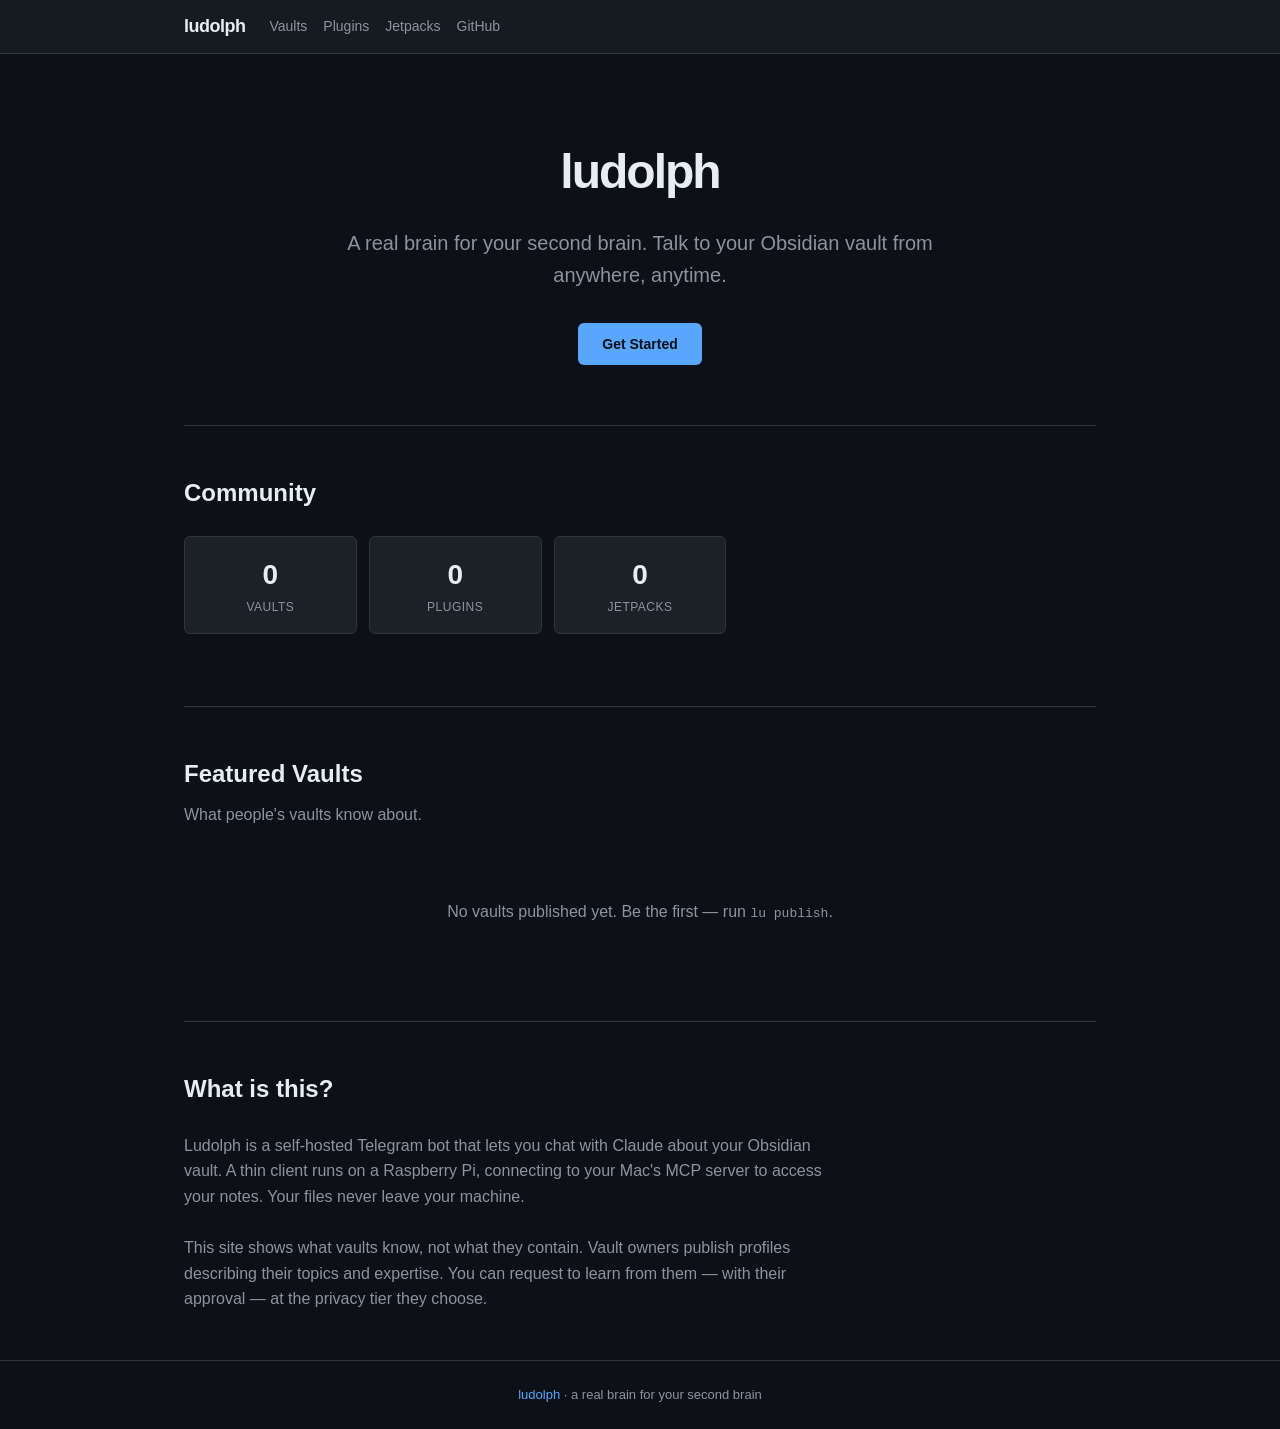
<file: docs/index.html>
<!DOCTYPE html>
<html lang="en">
<head>
  <meta charset="utf-8">
  <meta name="viewport" content="width=device-width, initial-scale=1">
  <title>Ludolph - A real brain for your second brain</title>
  <link rel="stylesheet" href="style.css">
</head>
<body>
  <nav>
    <div class="container">
      <a href="index.html" class="logo">ludolph</a>
      <div class="links">
        <a href="vaults.html">Vaults</a>
        <a href="plugins.html">Plugins</a>
        <a href="jetpacks.html">Jetpacks</a>
        <a href="https://github.com/evannagle/ludolph">GitHub</a>
      </div>
    </div>
  </nav>
  <div class="container">
    <div class="hero">
      <h1>ludolph</h1>
      <p>A real brain for your second brain. Talk to your Obsidian vault from anywhere, anytime.</p>
      <a href="https://github.com/evannagle/ludolph#readme" class="cta">Get Started</a>
    </div>
    <section>
      <h2>Community</h2>
      <div id="home-stats"></div>
    </section>
    <section>
      <h2>Featured Vaults</h2>
      <p class="subtitle">What people's vaults know about.</p>
      <div id="featured-vaults">
        <div class="empty">No vaults published yet. Be the first &mdash; run <code>lu publish</code>.</div>
      </div>
    </section>
    <section>
      <h2>What is this?</h2>
      <p style="max-width: 640px; color: var(--text-secondary);">
        Ludolph is a self-hosted Telegram bot that lets you chat with Claude about your Obsidian vault.
        A thin client runs on a Raspberry Pi, connecting to your Mac's MCP server to access your notes.
        Your files never leave your machine.
      </p>
      <br>
      <p style="max-width: 640px; color: var(--text-secondary);">
        This site shows what vaults know, not what they contain. Vault owners publish profiles
        describing their topics and expertise. You can request to learn from them &mdash; with their
        approval &mdash; at the privacy tier they choose.
      </p>
    </section>
  </div>
  <footer>
    <div class="container">
      <a href="https://github.com/evannagle/ludolph">ludolph</a> &middot; a real brain for your second brain
    </div>
  </footer>
  <script src="app.js"></script>
  <script>initHome();</script>
</body>
</html>
</file>
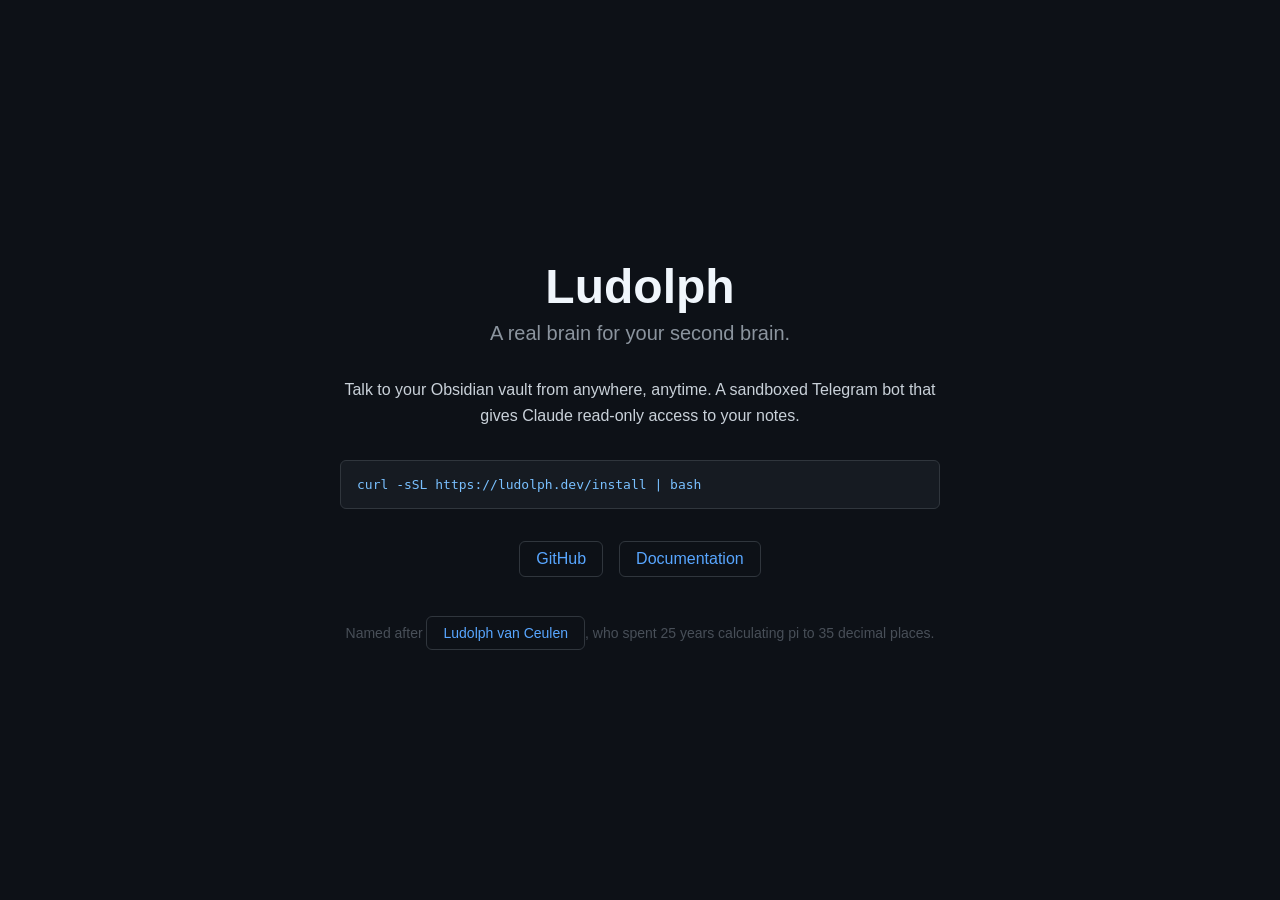
<file: website/index.html>
<!DOCTYPE html>
<html lang="en">
<head>
  <meta charset="UTF-8">
  <meta name="viewport" content="width=device-width, initial-scale=1.0">
  <title>Ludolph</title>
  <style>
    * { margin: 0; padding: 0; box-sizing: border-box; }
    body {
      font-family: -apple-system, BlinkMacSystemFont, "Segoe UI", Roboto, sans-serif;
      background: #0d1117;
      color: #c9d1d9;
      min-height: 100vh;
      display: flex;
      flex-direction: column;
      align-items: center;
      justify-content: center;
      padding: 2rem;
    }
    .container { max-width: 600px; text-align: center; }
    h1 { font-size: 3rem; margin-bottom: 0.5rem; color: #f0f6fc; }
    .tagline { font-size: 1.25rem; color: #8b949e; margin-bottom: 2rem; }
    .description { line-height: 1.6; margin-bottom: 2rem; }
    pre {
      background: #161b22;
      border: 1px solid #30363d;
      border-radius: 6px;
      padding: 1rem;
      overflow-x: auto;
      text-align: left;
      margin-bottom: 2rem;
    }
    code { color: #79c0ff; }
    .links { display: flex; gap: 1rem; justify-content: center; flex-wrap: wrap; }
    a {
      color: #58a6ff;
      text-decoration: none;
      padding: 0.5rem 1rem;
      border: 1px solid #30363d;
      border-radius: 6px;
      transition: border-color 0.2s;
    }
    a:hover { border-color: #58a6ff; }
    footer { margin-top: 3rem; color: #484f58; font-size: 0.875rem; }
  </style>
</head>
<body>
  <div class="container">
    <h1>Ludolph</h1>
    <p class="tagline">A real brain for your second brain.</p>
    <p class="description">
      Talk to your Obsidian vault from anywhere, anytime.
      A sandboxed Telegram bot that gives Claude read-only access to your notes.
    </p>
    <pre><code>curl -sSL https://ludolph.dev/install | bash</code></pre>
    <div class="links">
      <a href="https://github.com/evannagle/ludolph">GitHub</a>
      <a href="https://github.com/evannagle/ludolph#readme">Documentation</a>
    </div>
    <footer>
      Named after <a href="https://en.wikipedia.org/wiki/Ludolph_van_Ceulen">Ludolph van Ceulen</a>,
      who spent 25 years calculating pi to 35 decimal places.
    </footer>
  </div>
</body>
</html>
</file>
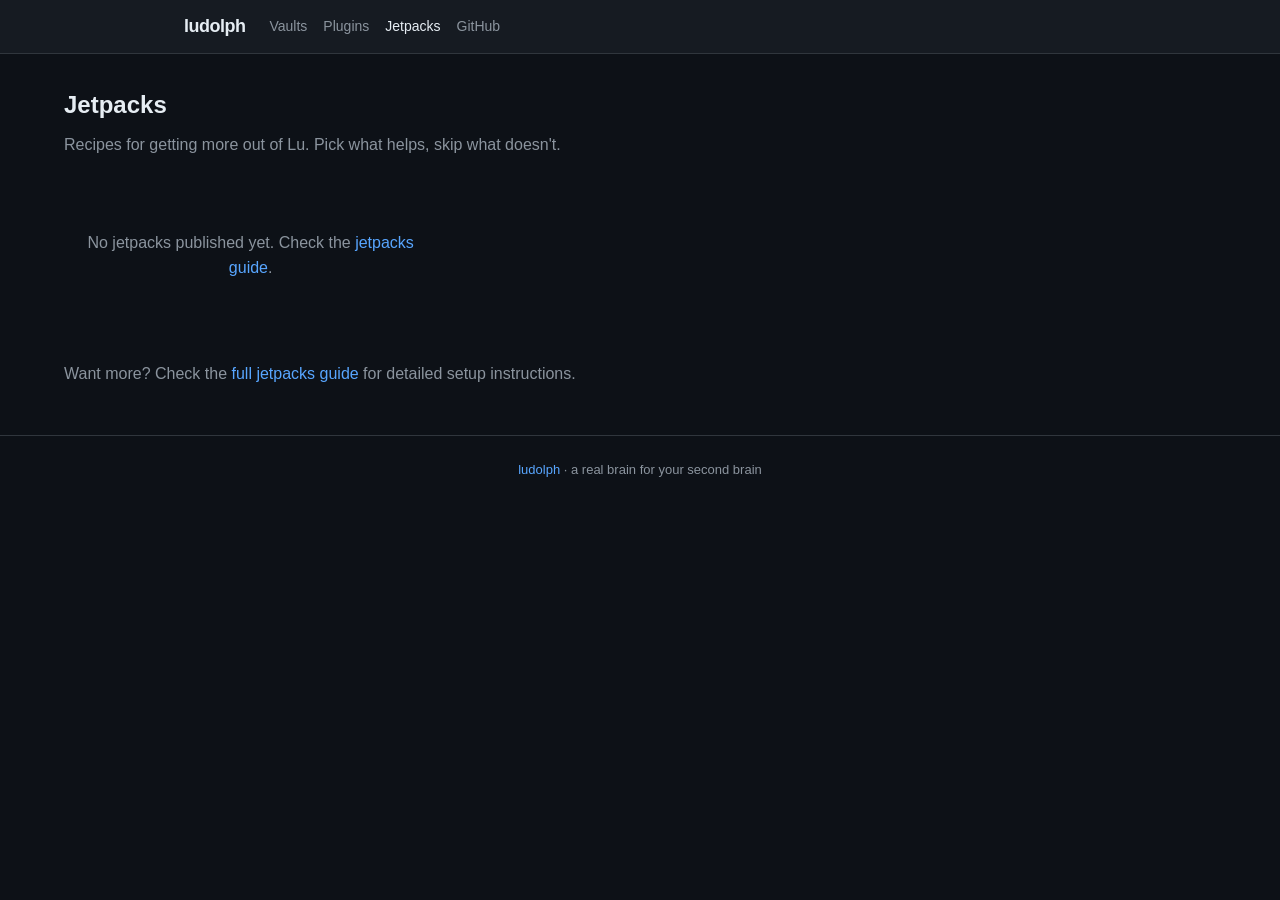
<file: docs/jetpacks.html>
<!DOCTYPE html>
<html lang="en">
<head>
  <meta charset="utf-8">
  <meta name="viewport" content="width=device-width, initial-scale=1">
  <title>Jetpacks - Ludolph</title>
  <link rel="stylesheet" href="style.css">
</head>
<body>
  <nav>
    <div class="container">
      <a href="index.html" class="logo">ludolph</a>
      <div class="links">
        <a href="vaults.html">Vaults</a>
        <a href="plugins.html">Plugins</a>
        <a href="jetpacks.html" class="active">Jetpacks</a>
        <a href="https://github.com/evannagle/ludolph">GitHub</a>
      </div>
    </div>
  </nav>
  <div class="container wide">
    <section style="border: none; padding-top: 32px;">
      <h2>Jetpacks</h2>
      <p class="subtitle">Recipes for getting more out of Lu. Pick what helps, skip what doesn't.</p>
      <div class="card-grid" id="jetpack-grid">
        <div class="empty">Loading...</div>
      </div>
      <div style="margin-top: 32px;">
        <p style="color: var(--text-secondary);">
          Want more? Check the <a href="https://github.com/evannagle/ludolph/blob/develop/docs/jetpacks.md">full jetpacks guide</a>
          for detailed setup instructions.
        </p>
      </div>
    </section>
  </div>
  <footer>
    <div class="container">
      <a href="https://github.com/evannagle/ludolph">ludolph</a> &middot; a real brain for your second brain
    </div>
  </footer>
  <script src="app.js"></script>
  <script>initJetpacks();</script>
</body>
</html>
</file>
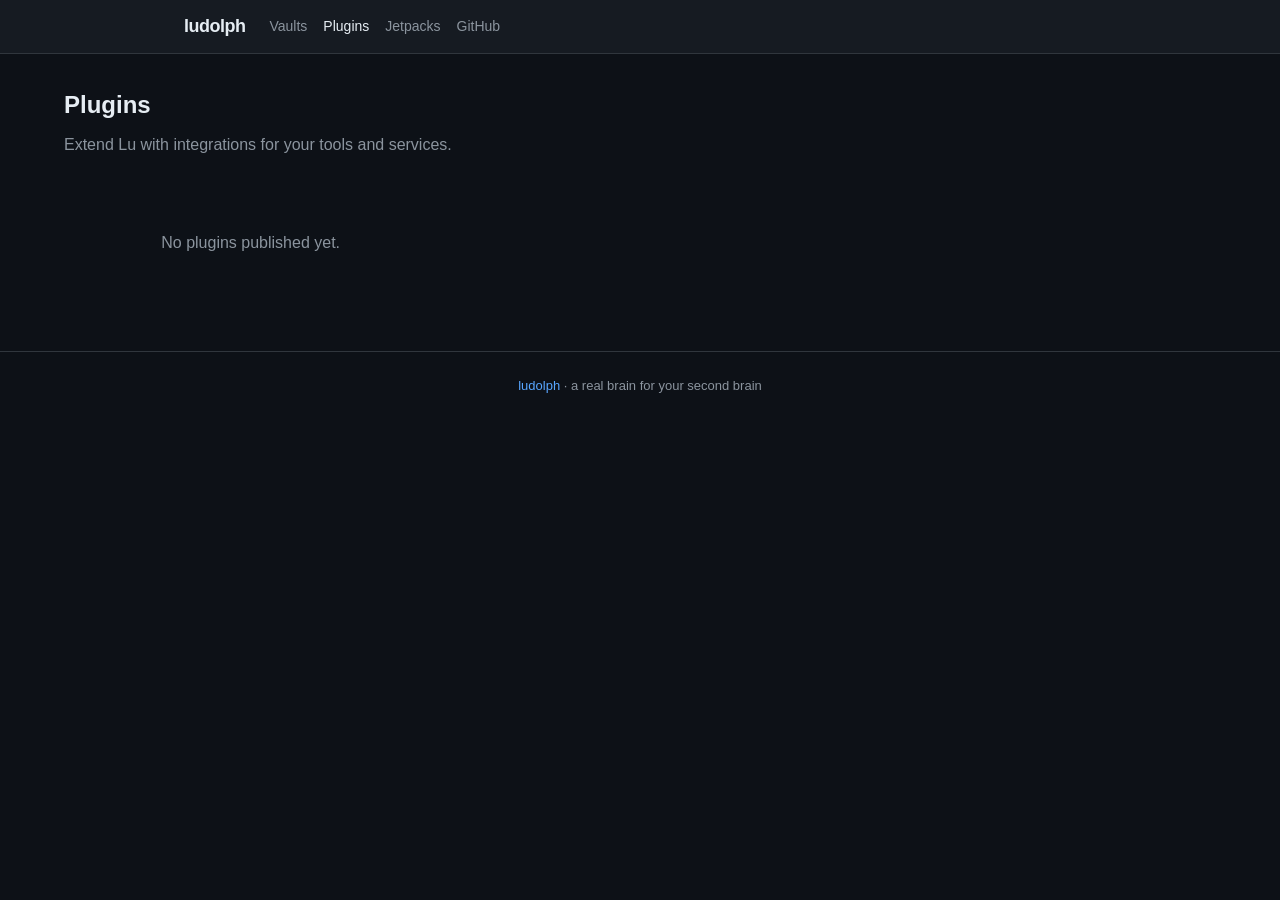
<file: docs/plugins.html>
<!DOCTYPE html>
<html lang="en">
<head>
  <meta charset="utf-8">
  <meta name="viewport" content="width=device-width, initial-scale=1">
  <title>Plugins - Ludolph</title>
  <link rel="stylesheet" href="style.css">
</head>
<body>
  <nav>
    <div class="container">
      <a href="index.html" class="logo">ludolph</a>
      <div class="links">
        <a href="vaults.html">Vaults</a>
        <a href="plugins.html" class="active">Plugins</a>
        <a href="jetpacks.html">Jetpacks</a>
        <a href="https://github.com/evannagle/ludolph">GitHub</a>
      </div>
    </div>
  </nav>
  <div class="container wide">
    <section style="border: none; padding-top: 32px;">
      <h2>Plugins</h2>
      <p class="subtitle">Extend Lu with integrations for your tools and services.</p>
      <div class="card-grid" id="plugin-grid">
        <div class="empty">Loading...</div>
      </div>
    </section>
  </div>
  <footer>
    <div class="container">
      <a href="https://github.com/evannagle/ludolph">ludolph</a> &middot; a real brain for your second brain
    </div>
  </footer>
  <script src="app.js"></script>
  <script>initPlugins();</script>
</body>
</html>
</file>
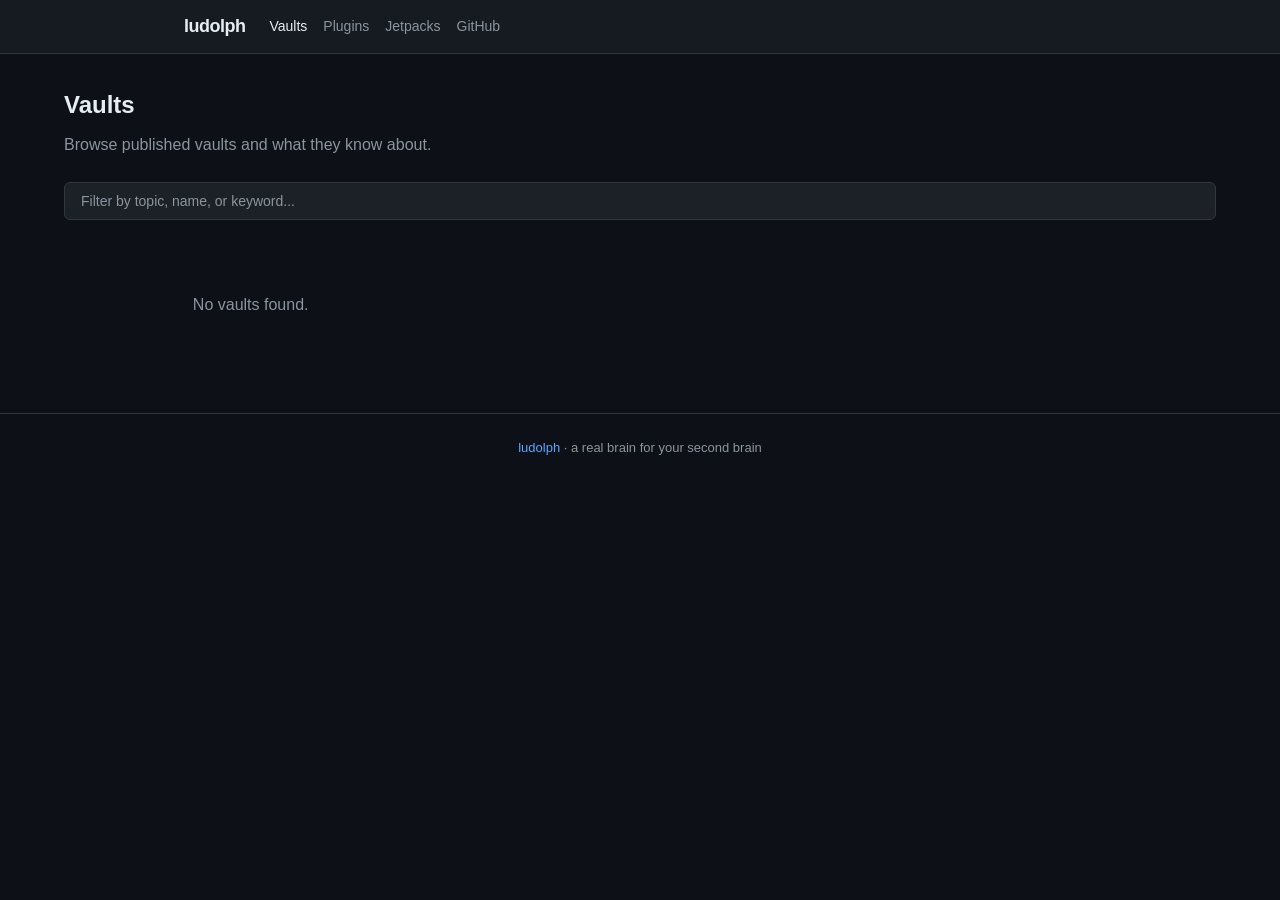
<file: docs/vaults.html>
<!DOCTYPE html>
<html lang="en">
<head>
  <meta charset="utf-8">
  <meta name="viewport" content="width=device-width, initial-scale=1">
  <title>Vaults - Ludolph</title>
  <link rel="stylesheet" href="style.css">
</head>
<body>
  <nav>
    <div class="container">
      <a href="index.html" class="logo">ludolph</a>
      <div class="links">
        <a href="vaults.html" class="active">Vaults</a>
        <a href="plugins.html">Plugins</a>
        <a href="jetpacks.html">Jetpacks</a>
        <a href="https://github.com/evannagle/ludolph">GitHub</a>
      </div>
    </div>
  </nav>
  <div class="container wide">
    <section style="border: none; padding-top: 32px;">
      <h2>Vaults</h2>
      <p class="subtitle">Browse published vaults and what they know about.</p>
      <input type="text" class="search-bar" id="vault-search" placeholder="Filter by topic, name, or keyword...">
      <div class="card-grid" id="vault-grid">
        <div class="empty">Loading...</div>
      </div>
    </section>
  </div>
  <footer>
    <div class="container">
      <a href="https://github.com/evannagle/ludolph">ludolph</a> &middot; a real brain for your second brain
    </div>
  </footer>
  <script src="app.js"></script>
  <script>initVaults();</script>
</body>
</html>
</file>
<file: docs/style.css>
:root {
  --bg: #0d1117;
  --bg-secondary: #161b22;
  --bg-card: #1c2128;
  --border: #30363d;
  --text: #c9d1d9;
  --text-secondary: #8b949e;
  --text-heading: #e6edf3;
  --link: #58a6ff;
  --accent: #58a6ff;
  --tag-bg: #1f2937;
  --tag-text: #7dd3fc;
  --success: #3fb950;
  --warning: #d29922;
}

* { margin: 0; padding: 0; box-sizing: border-box; }

body {
  font-family: -apple-system, BlinkMacSystemFont, "Segoe UI", Helvetica, Arial, sans-serif;
  background: var(--bg);
  color: var(--text);
  line-height: 1.6;
  min-height: 100vh;
}

a { color: var(--link); text-decoration: none; }
a:hover { text-decoration: underline; }

/* Layout */
.container { max-width: 960px; margin: 0 auto; padding: 0 24px; }
.wide { max-width: 1200px; }

/* Navigation */
nav {
  background: var(--bg-secondary);
  border-bottom: 1px solid var(--border);
  padding: 12px 0;
  position: sticky;
  top: 0;
  z-index: 10;
}

nav .container {
  display: flex;
  align-items: center;
  gap: 24px;
}

nav .logo {
  font-weight: 700;
  font-size: 18px;
  color: var(--text-heading);
  letter-spacing: -0.5px;
}

nav .links { display: flex; gap: 16px; }
nav .links a { color: var(--text-secondary); font-size: 14px; }
nav .links a:hover { color: var(--text); text-decoration: none; }
nav .links a.active { color: var(--text-heading); }

/* Hero */
.hero {
  padding: 80px 0 60px;
  text-align: center;
}

.hero h1 {
  font-size: 48px;
  font-weight: 800;
  color: var(--text-heading);
  letter-spacing: -2px;
  margin-bottom: 16px;
}

.hero p {
  font-size: 20px;
  color: var(--text-secondary);
  max-width: 600px;
  margin: 0 auto 32px;
}

.hero .cta {
  display: inline-block;
  padding: 10px 24px;
  background: var(--accent);
  color: var(--bg);
  border-radius: 6px;
  font-weight: 600;
  font-size: 14px;
}

.hero .cta:hover { opacity: 0.9; text-decoration: none; }

/* Section */
section {
  padding: 48px 0;
  border-top: 1px solid var(--border);
}

section h2 {
  font-size: 24px;
  font-weight: 700;
  color: var(--text-heading);
  margin-bottom: 24px;
}

section p.subtitle {
  color: var(--text-secondary);
  margin-top: -16px;
  margin-bottom: 24px;
}

/* Card Grid */
.card-grid {
  display: grid;
  grid-template-columns: repeat(auto-fill, minmax(280px, 1fr));
  gap: 16px;
}

.card {
  background: var(--bg-card);
  border: 1px solid var(--border);
  border-radius: 8px;
  padding: 20px;
  transition: border-color 0.15s;
}

.card:hover { border-color: var(--accent); }

.card h3 {
  font-size: 16px;
  font-weight: 600;
  color: var(--text-heading);
  margin-bottom: 4px;
}

.card .owner {
  font-size: 13px;
  color: var(--text-secondary);
  margin-bottom: 12px;
}

.card .description {
  font-size: 14px;
  color: var(--text);
  margin-bottom: 12px;
  display: -webkit-box;
  -webkit-line-clamp: 3;
  -webkit-box-orient: vertical;
  overflow: hidden;
}

.card .stats {
  font-size: 12px;
  color: var(--text-secondary);
  margin-bottom: 12px;
}

/* Tags */
.tags { display: flex; flex-wrap: wrap; gap: 6px; }

.tag {
  display: inline-block;
  padding: 2px 8px;
  background: var(--tag-bg);
  color: var(--tag-text);
  border-radius: 12px;
  font-size: 12px;
}

/* Profile page */
.profile-header {
  padding: 48px 0 24px;
}

.profile-header h1 {
  font-size: 32px;
  font-weight: 700;
  color: var(--text-heading);
  margin-bottom: 4px;
}

.profile-header .owner {
  color: var(--text-secondary);
  margin-bottom: 16px;
}

.profile-section {
  padding: 24px 0;
  border-top: 1px solid var(--border);
}

.profile-section h2 {
  font-size: 18px;
  margin-bottom: 16px;
}

.stat-grid {
  display: grid;
  grid-template-columns: repeat(auto-fill, minmax(150px, 1fr));
  gap: 12px;
  margin-bottom: 24px;
}

.stat-box {
  background: var(--bg-card);
  border: 1px solid var(--border);
  border-radius: 6px;
  padding: 16px;
  text-align: center;
}

.stat-box .number {
  font-size: 28px;
  font-weight: 700;
  color: var(--text-heading);
}

.stat-box .label {
  font-size: 12px;
  color: var(--text-secondary);
  text-transform: uppercase;
  letter-spacing: 0.5px;
}

/* Request button */
.btn {
  display: inline-block;
  padding: 6px 14px;
  background: var(--bg-card);
  border: 1px solid var(--border);
  border-radius: 6px;
  color: var(--text);
  font-size: 13px;
  cursor: pointer;
}

.btn:hover { border-color: var(--accent); color: var(--accent); text-decoration: none; }

.btn-primary {
  background: var(--accent);
  color: var(--bg);
  border-color: var(--accent);
}

.btn-primary:hover { opacity: 0.9; color: var(--bg); }

/* Search */
.search-bar {
  width: 100%;
  padding: 10px 16px;
  background: var(--bg-card);
  border: 1px solid var(--border);
  border-radius: 6px;
  color: var(--text);
  font-size: 14px;
  margin-bottom: 24px;
  outline: none;
}

.search-bar:focus { border-color: var(--accent); }
.search-bar::placeholder { color: var(--text-secondary); }

/* Empty state */
.empty {
  text-align: center;
  padding: 48px 0;
  color: var(--text-secondary);
}

/* Neighborhoods */
.neighborhood {
  display: flex;
  align-items: center;
  gap: 8px;
  padding: 8px 0;
}

.neighborhood .shared {
  font-size: 12px;
  color: var(--text-secondary);
}

/* Footer */
footer {
  border-top: 1px solid var(--border);
  padding: 24px 0;
  text-align: center;
  color: var(--text-secondary);
  font-size: 13px;
}

/* Responsive */
@media (max-width: 640px) {
  .hero h1 { font-size: 32px; }
  .hero p { font-size: 16px; }
  .card-grid { grid-template-columns: 1fr; }
  nav .links { gap: 12px; }
}
</file>
